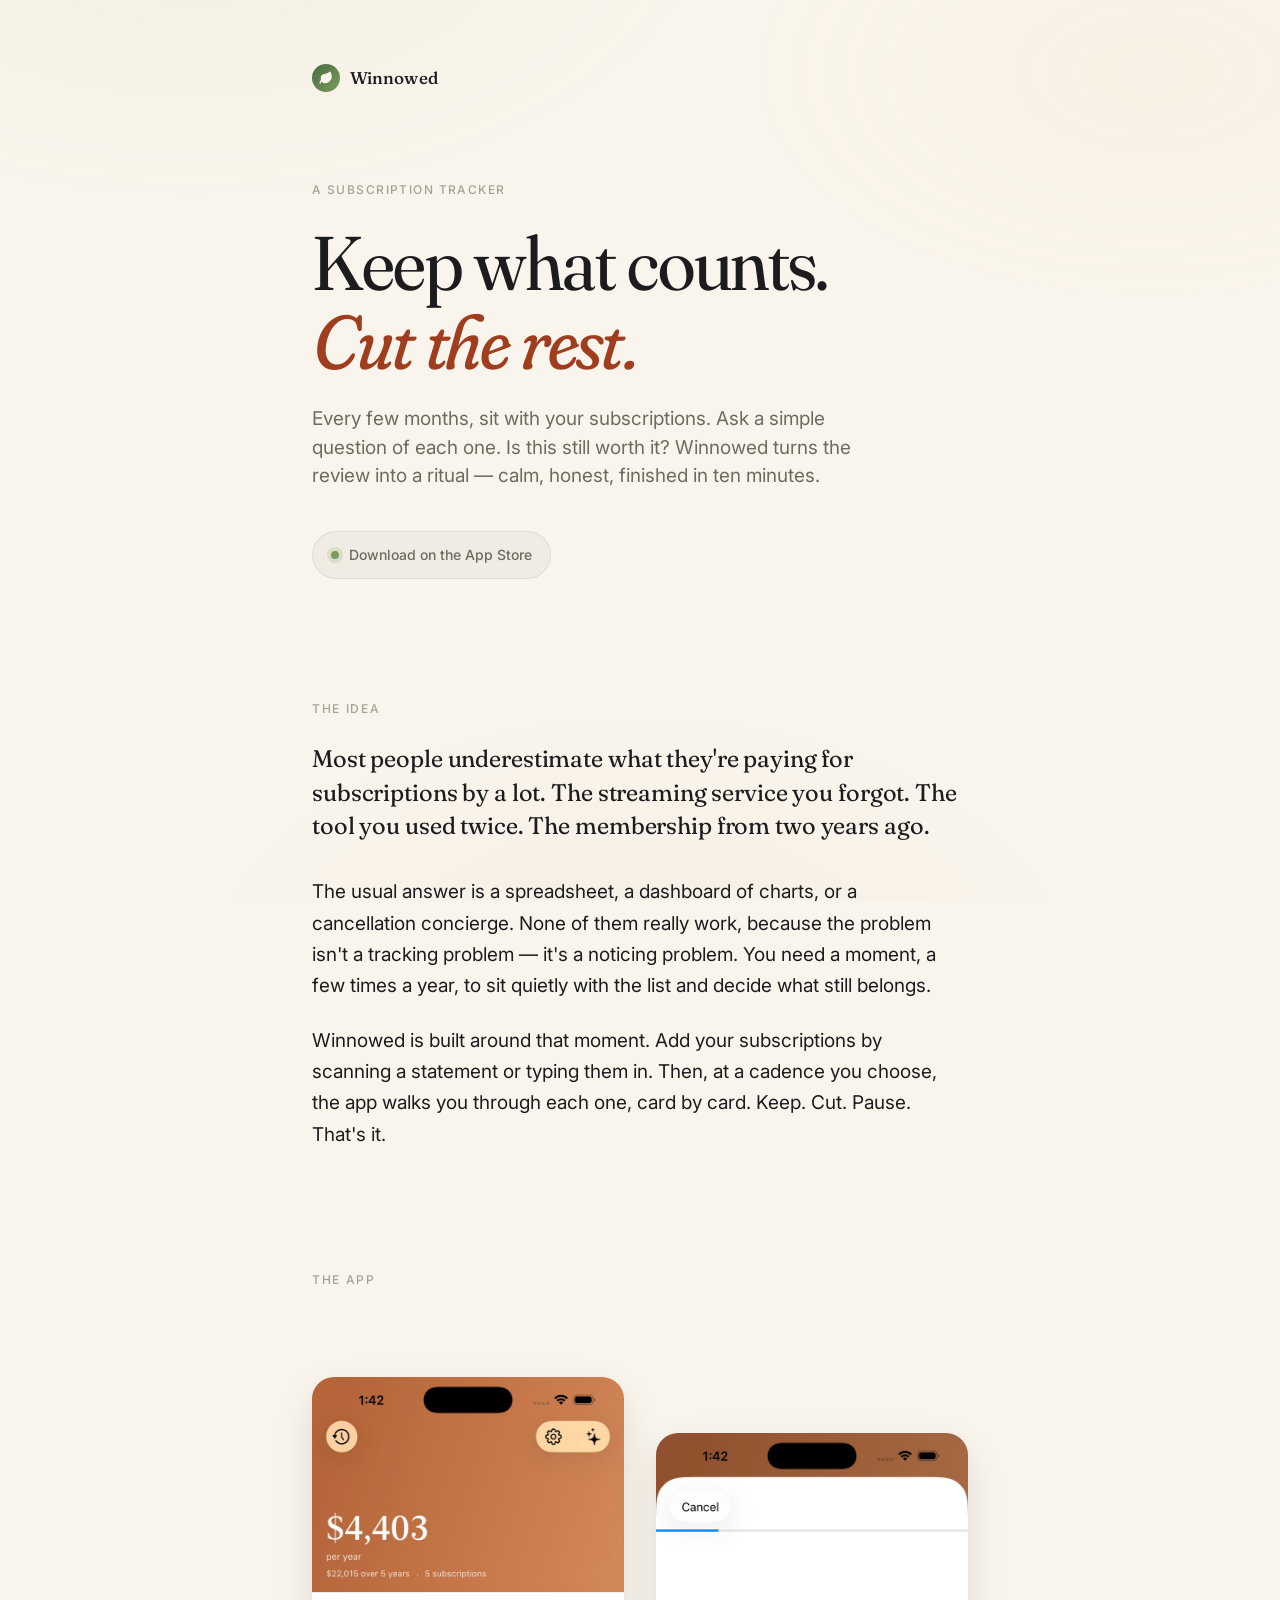
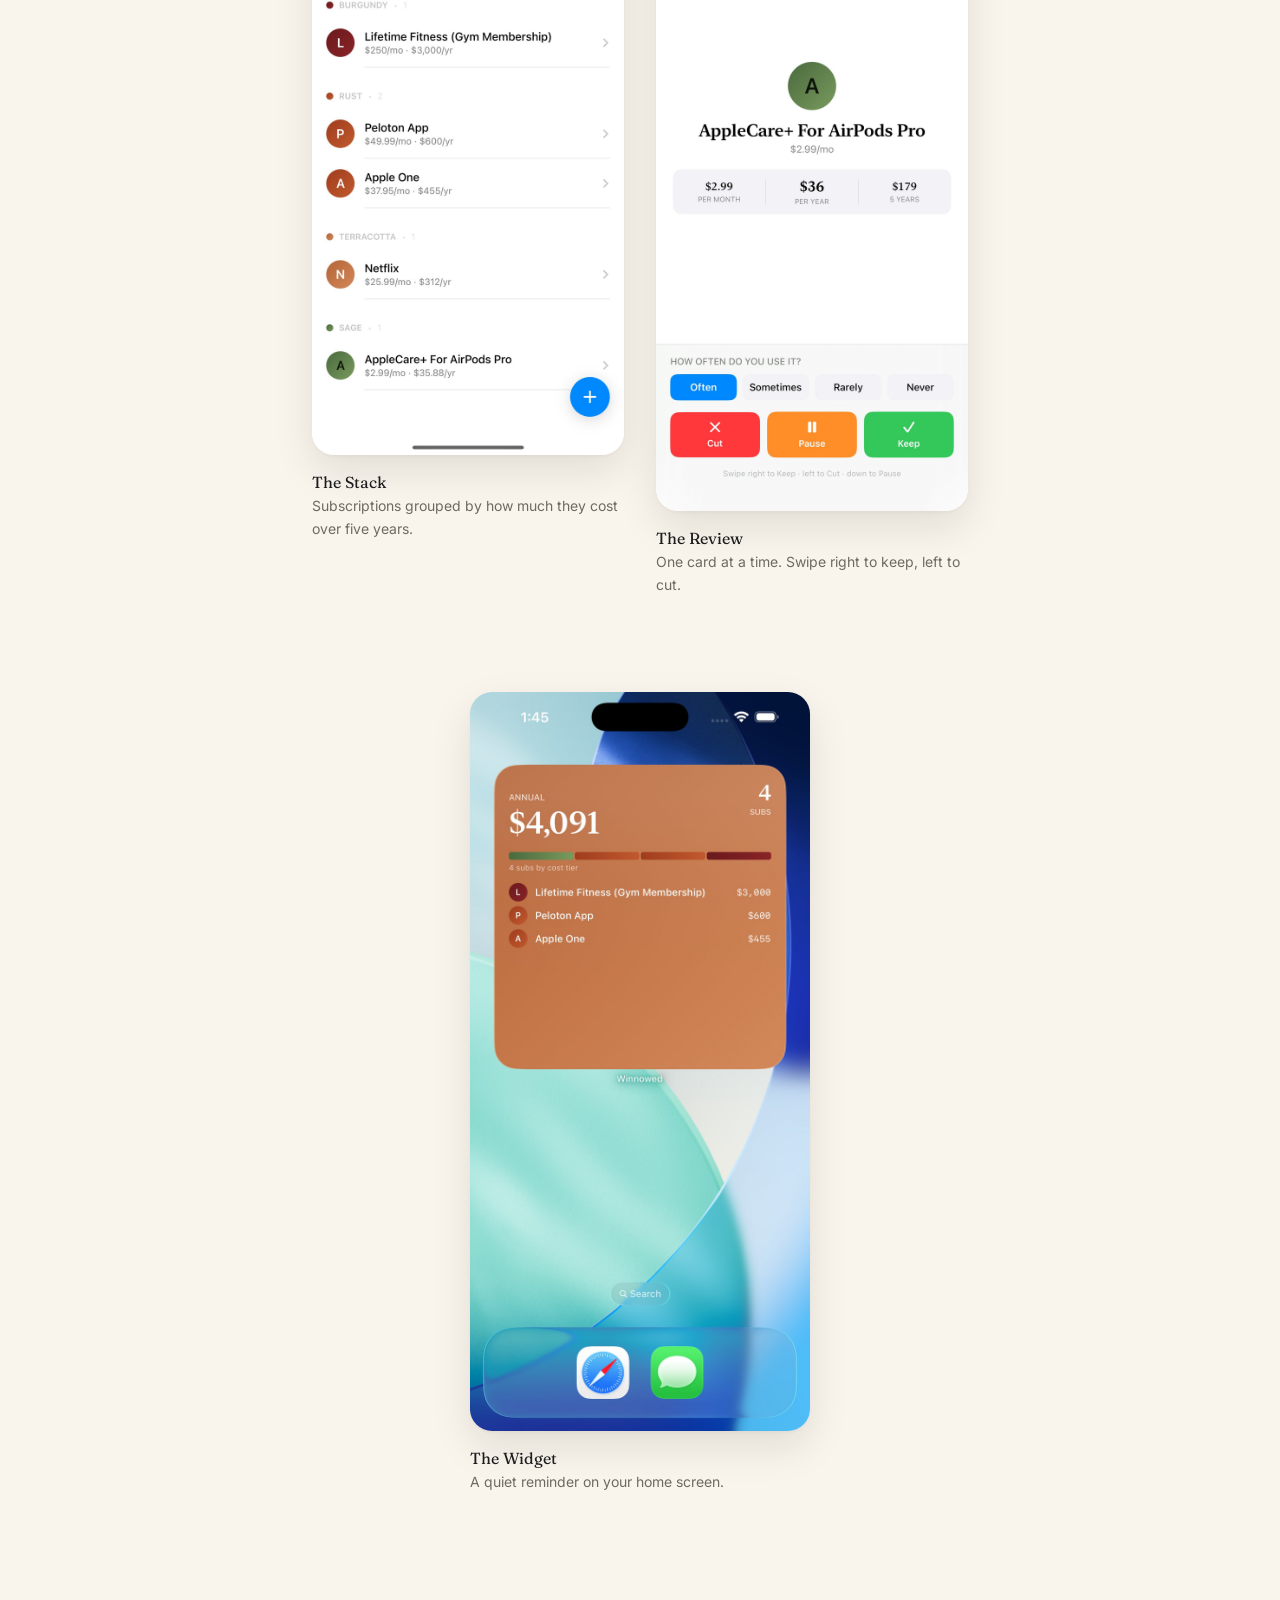
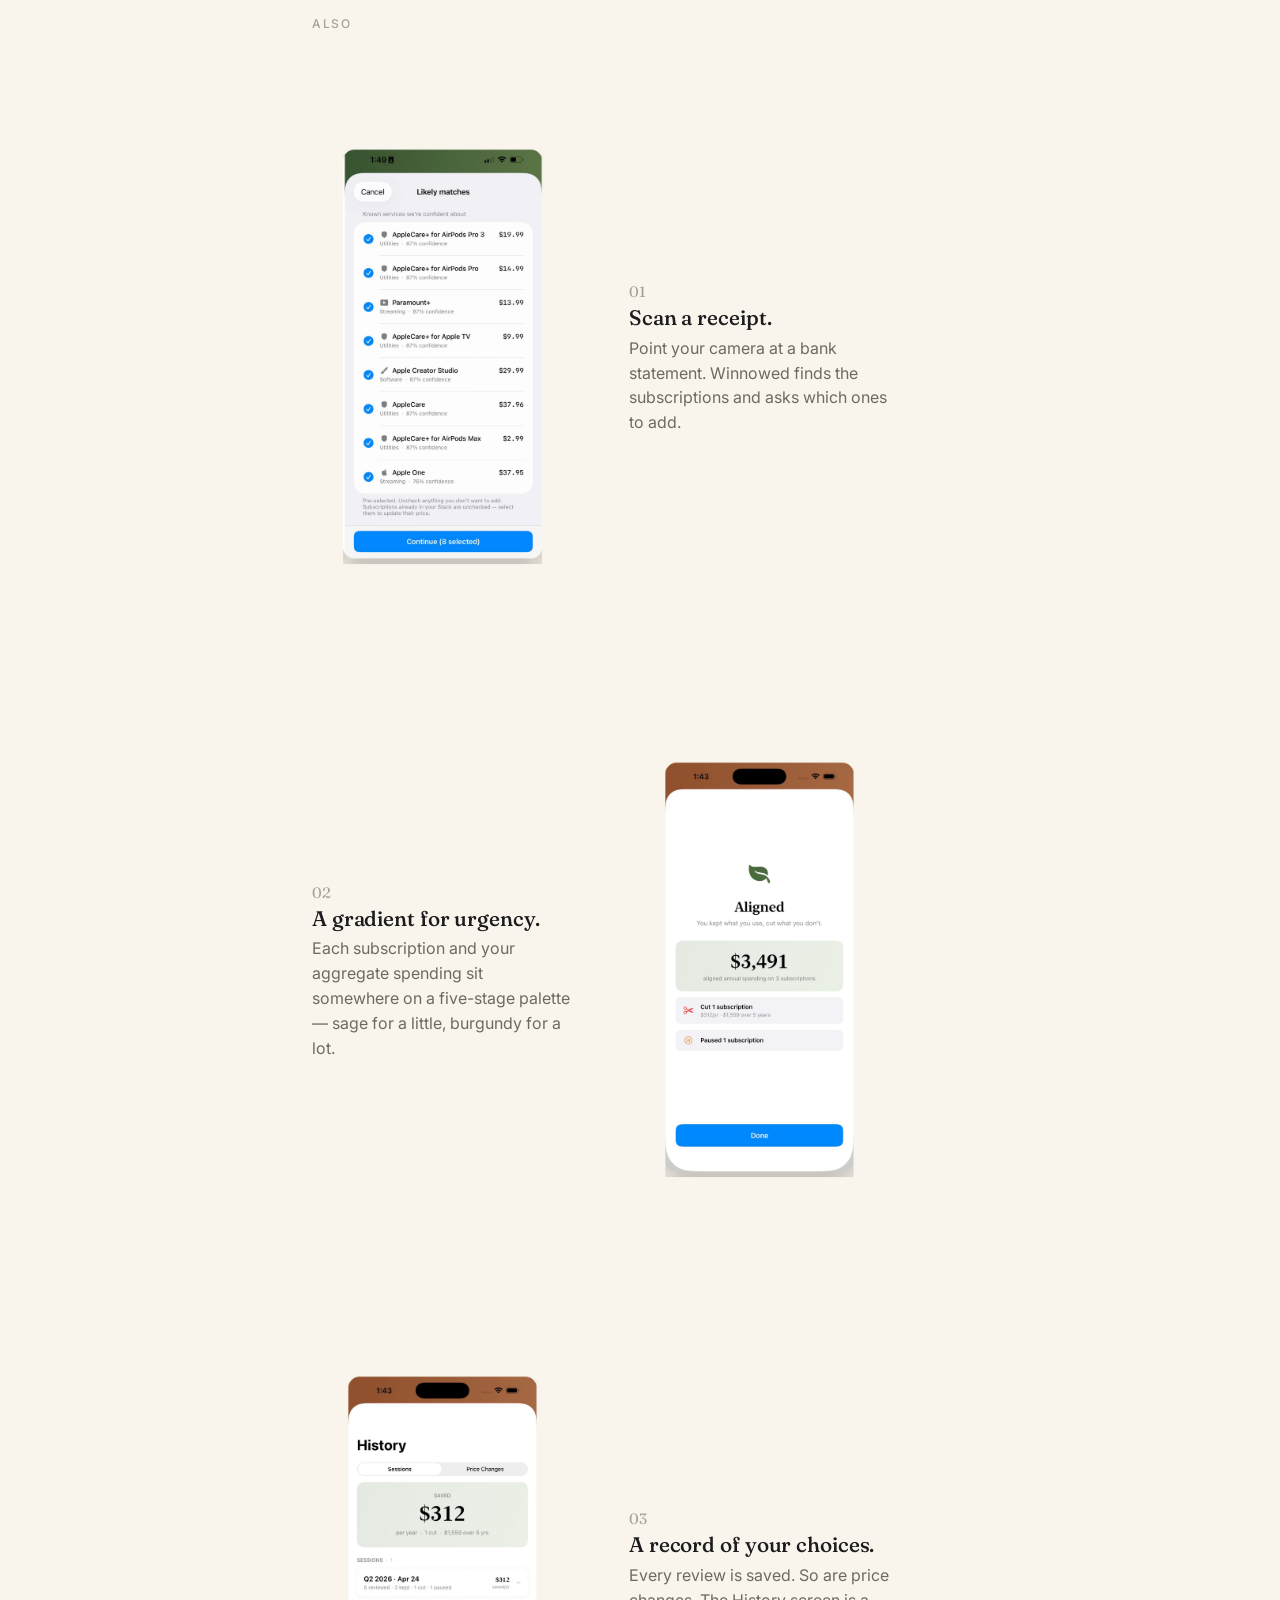
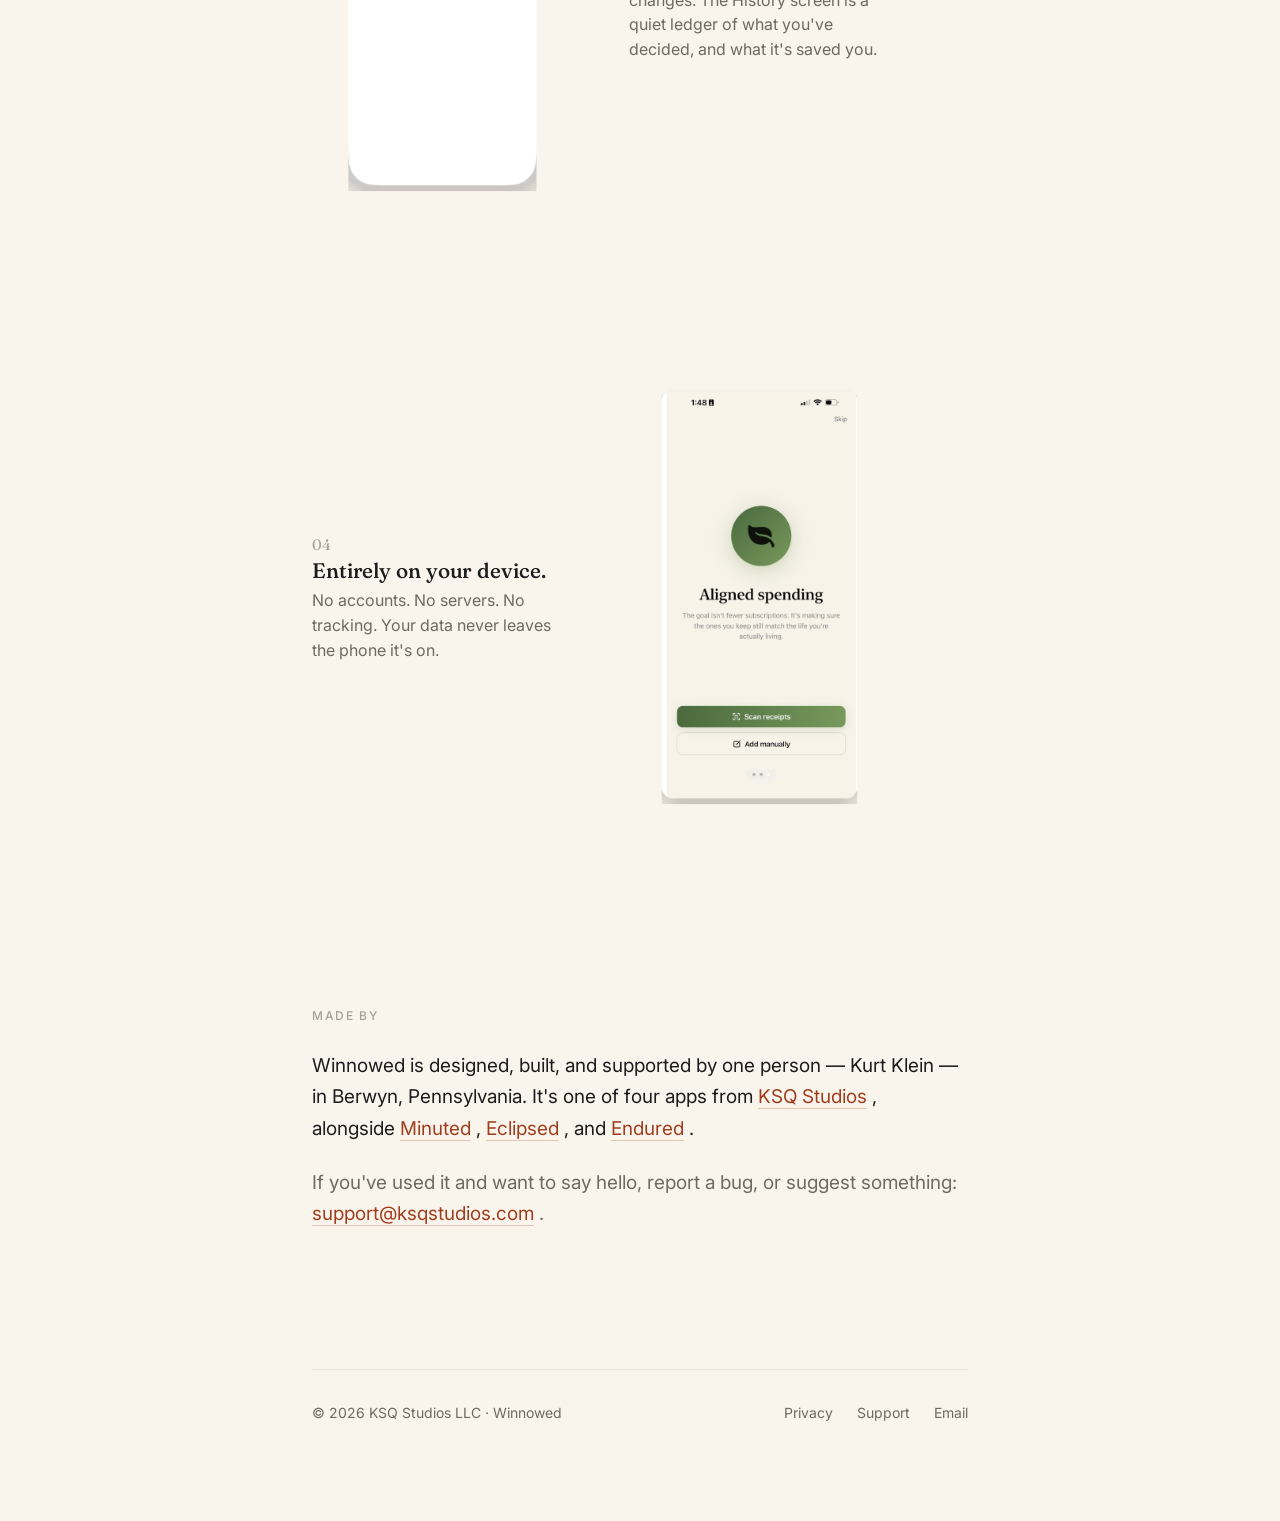
<file: index.html>
<!doctype html>
<html lang="en">
<head>
    <meta charset="utf-8">
    <meta name="viewport" content="width=device-width, initial-scale=1">
    <title>Winnowed — Keep what counts, cut the rest.</title>
    <meta name="description" content="A subscription tracker designed around a quarterly review ritual. Sit with each one. Keep what counts. Cut what doesn't.">

    <!-- Favicon -->
    <link rel="icon" href="data:image/svg+xml,<svg xmlns=%22http://www.w3.org/2000/svg%22 viewBox=%220 0 100 100%22><circle cx=%2250%22 cy=%2250%22 r=%2245%22 fill=%22%237A9B5E%22/><path d=%22M50 28c10 0 20 8 20 22s-10 22-20 22-20-8-20-22%22 fill=%22none%22 stroke=%22%23FAF5EC%22 stroke-width=%226%22/></svg>">
    <link rel="icon" type="image/png" href="/favicon.png">
    <link rel="apple-touch-icon" href="/apple-touch-icon.png">

    <!-- Open Graph -->
    <meta property="og:title" content="Winnowed — Keep what counts, cut the rest.">
    <meta property="og:description" content="A subscription tracker designed around a quarterly review ritual.">
    <meta property="og:url" content="https://winnowed.app">
    <meta property="og:type" content="website">
    <meta property="og:image" content="https://winnowed.app/og-image.png">
    <meta property="og:image:width" content="1200">
    <meta property="og:image:height" content="630">

    <!-- Twitter card -->
    <meta name="twitter:card" content="summary_large_image">
    <meta name="twitter:image" content="https://winnowed.app/og-image.png">

    <link rel="canonical" href="https://winnowed.app">

    <meta name="theme-color" content="#FAF5EC">

    <link rel="stylesheet" href="/styles.css">

    <!-- Structured data — SoftwareApplication schema for richer search results -->
    <script type="application/ld+json">
      {
        "@context": "https://schema.org",
        "@type": "SoftwareApplication",
        "name": "Winnowed",
        "description": "A subscription tracker designed around a quarterly review ritual. Keep what counts, cut the rest.",
        "applicationCategory": "FinanceApplication",
        "operatingSystem": "iOS 26",
        "url": "https://winnowed.app",
        "offers": {
          "@type": "Offer",
          "price": "4.99",
          "priceCurrency": "USD"
        },
        "author": {
          "@type": "Person",
          "name": "Kurt Klein"
        },
        "publisher": {
          "@type": "Organization",
          "name": "KSQ Studios LLC",
          "url": "https://ksqstudios.com"
        }
      }
      </script>

    <!-- Scroll fade-in + Also section side-by-side layout -->
    <style>
    /* Fade-in utility — any element with .fade-up slides up + fades in
           when it enters the viewport. One-shot: we unobserve after reveal. */
    .fade-up {
        opacity: 0;
        transform: translateY(24px);
        transition: opacity 0.9s ease-out, transform 0.9s ease-out;
        will-change: opacity, transform;
    }

    .fade-up.is-visible {
        opacity: 1;
        transform: translateY(0);
    }

    @media (prefers-reduced-motion: reduce) {
        .fade-up {
            opacity: 1;
            transform: none;
            transition: none;
        }
    }/* Also section — two-column screenshot + text, zig-zagged by .reverse. */

    .feature {
        display: grid;
        grid-template-columns: minmax(0, 1fr) minmax(0, 1fr);
        gap: 56px;
        align-items: center;
        margin: 64px 0;
    }

    .feature.reverse .feature-shot {
        order: 2;
    }

    .feature.reverse .feature-text {
        order: 1;
    }

    .feature-shot {
        display: flex;
        justify-content: center;
    }

    .feature-shot img {
        display: block;
        width: 100%;
        max-width: 300px;
        height: auto;
    }

    @media (max-width: 720px) {
        .feature, .feature.reverse {
            grid-template-columns: 1fr;
            gap: 24px;
            margin: 48px 0;
        }

        .feature.reverse .feature-shot {
            order: 0;
        }

        .feature.reverse .feature-text {
            order: 0;
        }

        .feature-shot img {
            max-width: 240px;
        }
    }
    </style>

    <!-- Plausible analytics (privacy-preserving) -->
    <script defer data-domain="winnowed.app" src="https://plausible.io/js/script.js"></script>
</head>
<body>
    <div class="wash" aria-hidden="true"></div>

    <main class="wrap">
        <a href="/" class="brand">
            <span class="brand-leaf">
                <svg viewBox="0 0 24 24" fill="currentColor" aria-hidden="true">
                    <path d="M11 20A7 7 0 0 1 9.8 6.1C15.5 5 17 4.48 19 2c1 2 2 4.18 2 8 0 5.5-4.78 10-10 10z M2 21c0-3 1.85-5.36 5.08-6"/>
                </svg>
            </span>
            <span class="brand-name">Winnowed</span>
        </a>

        <p class="hero-tag">A subscription tracker</p>

        <h1 class="hero">

                  Keep what counts.
            <br>
            <em>Cut the rest.</em>
        </h1>

        <p class="hero-sub">
              Every few months, sit with your subscriptions. Ask a simple question of each one.
              Is this still worth it? Winnowed turns the review into a ritual — calm, honest, finished in ten minutes.
            </p>

        <a href="https://apps.apple.com/us/app/winnowed-subscription-tracker/id6764893370" rel="noopener" class="store-note" style="text-decoration: none; transition: background 120ms ease;">
            <span class="store-note-dot"></span>
            Download on the App Store
        </a>

        <!-- The argument -->
        <section class="sec">
            <p class="sec-label fade-up">The idea</p>

            <div class="prose fade-up">
                <p class="lede">
                          Most people underestimate what they're paying for subscriptions by a lot. The streaming service you forgot. The tool you used twice. The membership from two years ago.
                        </p>
                <p>
                          The usual answer is a spreadsheet, a dashboard of charts, or a cancellation concierge. None of them really work, because the problem isn't a tracking problem — it's a noticing problem. You need a moment, a few times a year, to sit quietly with the list and decide what still belongs.
                        </p>
                <p>
                          Winnowed is built around that moment. Add your subscriptions by scanning a statement or typing them in. Then, at a cadence you choose, the app walks you through each one, card by card. Keep. Cut. Pause. That's it.
                        </p>
            </div>
        </section>

        <!-- Screenshots -->
        <section class="sec">
            <p class="sec-label fade-up">The app</p>

            <div class="shots">
                <figure class="shot fade-up">
                    <img src="/images/stack.png" alt="The Stack screen, showing $4,403 annual and subscriptions grouped by cost tier." loading="lazy">
                    <figcaption>
                        <div class="shot-caption">The Stack</div>
                        <div class="shot-caption-sub">Subscriptions grouped by how much they cost over five years.</div>
                    </figcaption>
                </figure>

                <figure class="shot fade-up">
                    <img src="/images/review.png" alt="The Review screen, showing one subscription at a time with Keep, Pause, and Cut options." loading="lazy">
                    <figcaption>
                        <div class="shot-caption">The Review</div>
                        <div class="shot-caption-sub">One card at a time. Swipe right to keep, left to cut.</div>
                    </figcaption>
                </figure>

                <figure class="shot fade-up">
                    <img src="/images/widget.png" alt="A home screen widget showing annual spending and top subscriptions." loading="lazy">
                    <figcaption>
                        <div class="shot-caption">The Widget</div>
                        <div class="shot-caption-sub">A quiet reminder on your home screen.</div>
                    </figcaption>
                </figure>
            </div>
        </section>

        <!-- Features, numbered and quiet -->
        <section class="sec">
            <p class="sec-label fade-up">Also</p>

            <div class="features">
                <div class="feature fade-up">
                    <div class="feature-shot">
                        <img src="/images/also-01-scan.png" alt="The scan-a-receipt screen, showing Likely matches with checkboxes next to each detected subscription." loading="lazy">
                    </div>
                    <div class="feature-text">
                        <div class="feature-num">01</div>
                        <div class="feature-title">Scan a receipt.</div>
                        <div class="feature-body">Point your camera at a bank statement. Winnowed finds the subscriptions and asks which ones to add.</div>
                    </div>
                </div>

                <div class="feature reverse fade-up">
                    <div class="feature-shot">
                        <img src="/images/also-02-gradient.png" alt="The Aligned summary screen, with a sage-green card showing $3,491 of aligned annual spending and color-coded rows for cut and paused subscriptions." loading="lazy">
                    </div>
                    <div class="feature-text">
                        <div class="feature-num">02</div>
                        <div class="feature-title">A gradient for urgency.</div>
                        <div class="feature-body">Each subscription and your aggregate spending sit somewhere on a five-stage palette — sage for a little, burgundy for a lot.</div>
                    </div>
                </div>

                <div class="feature fade-up">
                    <div class="feature-shot">
                        <img src="/images/also-03-history.png" alt="The History screen showing $312 saved per year with Q2 2026 session details." loading="lazy">
                    </div>
                    <div class="feature-text">
                        <div class="feature-num">03</div>
                        <div class="feature-title">A record of your choices.</div>
                        <div class="feature-body">Every review is saved. So are price changes. The History screen is a quiet ledger of what you've decided, and what it's saved you.</div>
                    </div>
                </div>

                <div class="feature reverse fade-up">
                    <div class="feature-shot">
                        <img src="/images/also-04-device.png" alt="The Winnowed onboarding Aligned Spending screen with a sage leaf icon." loading="lazy">
                    </div>
                    <div class="feature-text">
                        <div class="feature-num">04</div>
                        <div class="feature-title">Entirely on your device.</div>
                        <div class="feature-body">No accounts. No servers. No tracking. Your data never leaves the phone it's on.</div>
                    </div>
                </div>
            </div>
        </section>

        <!-- Attribution -->
        <section class="sec">
            <p class="sec-label fade-up">Made by</p>

            <div class="prose fade-up">
                <p>

                              Winnowed is designed, built, and supported by one person — Kurt Klein — in Berwyn, Pennsylvania. It's one of four apps from 
                    <a href="https://ksqstudios.com" style="color: var(--rust); text-decoration: none; border-bottom: 1px solid rgba(160, 61, 30, 0.25);">KSQ Studios</a>
                    , alongside 
                    <a href="https://minuted.org" style="color: var(--rust); text-decoration: none; border-bottom: 1px solid rgba(160, 61, 30, 0.25);">Minuted</a>
                    , 
                    <a href="https://eclipsedsleep.com" style="color: var(--rust); text-decoration: none; border-bottom: 1px solid rgba(160, 61, 30, 0.25);">Eclipsed</a>
                    , and 
                    <a href="https://endured.app" style="color: var(--rust); text-decoration: none; border-bottom: 1px solid rgba(160, 61, 30, 0.25);">Endured</a>
                    .
                            
                </p>
                <p class="quiet" style="color: var(--text-muted);">

                              If you've used it and want to say hello, report a bug, or suggest something: 
                    <a href="mailto:support@ksqstudios.com" style="color: var(--rust); text-decoration: none; border-bottom: 1px solid rgba(160, 61, 30, 0.25);">support@ksqstudios.com</a>
                    .
                            
                </p>
            </div>
        </section>

        <footer class="footer fade-up">
            <div>© 2026 KSQ Studios LLC · Winnowed</div>
            <div class="footer-links">
                <a href="/privacy">Privacy</a>
                <a href="/support">Support</a>
                <a href="mailto:support@ksqstudios.com">Email</a>
            </div>
        </footer>
    </main>

    <!-- Scroll-triggered fade-in -->
    <script>
    (function() {
        var items = document.querySelectorAll('.fade-up');
        if (!('IntersectionObserver' in window) || items.length === 0) {
            for (var i = 0; i < items.length; i++)
                items[i].classList.add('is-visible');
            return;
        }
        var observer = new IntersectionObserver(function(entries) {
            entries.forEach(function(entry) {
                if (entry.isIntersecting) {
                    entry.target.classList.add('is-visible');
                    observer.unobserve(entry.target);
                }
            });
        }, {
            threshold: 0.15,
            rootMargin: '0px 0px -8% 0px'
        });
        items.forEach(function(el) {
            observer.observe(el);
        });
    })();
    </script>
</body>
</html>
</file>
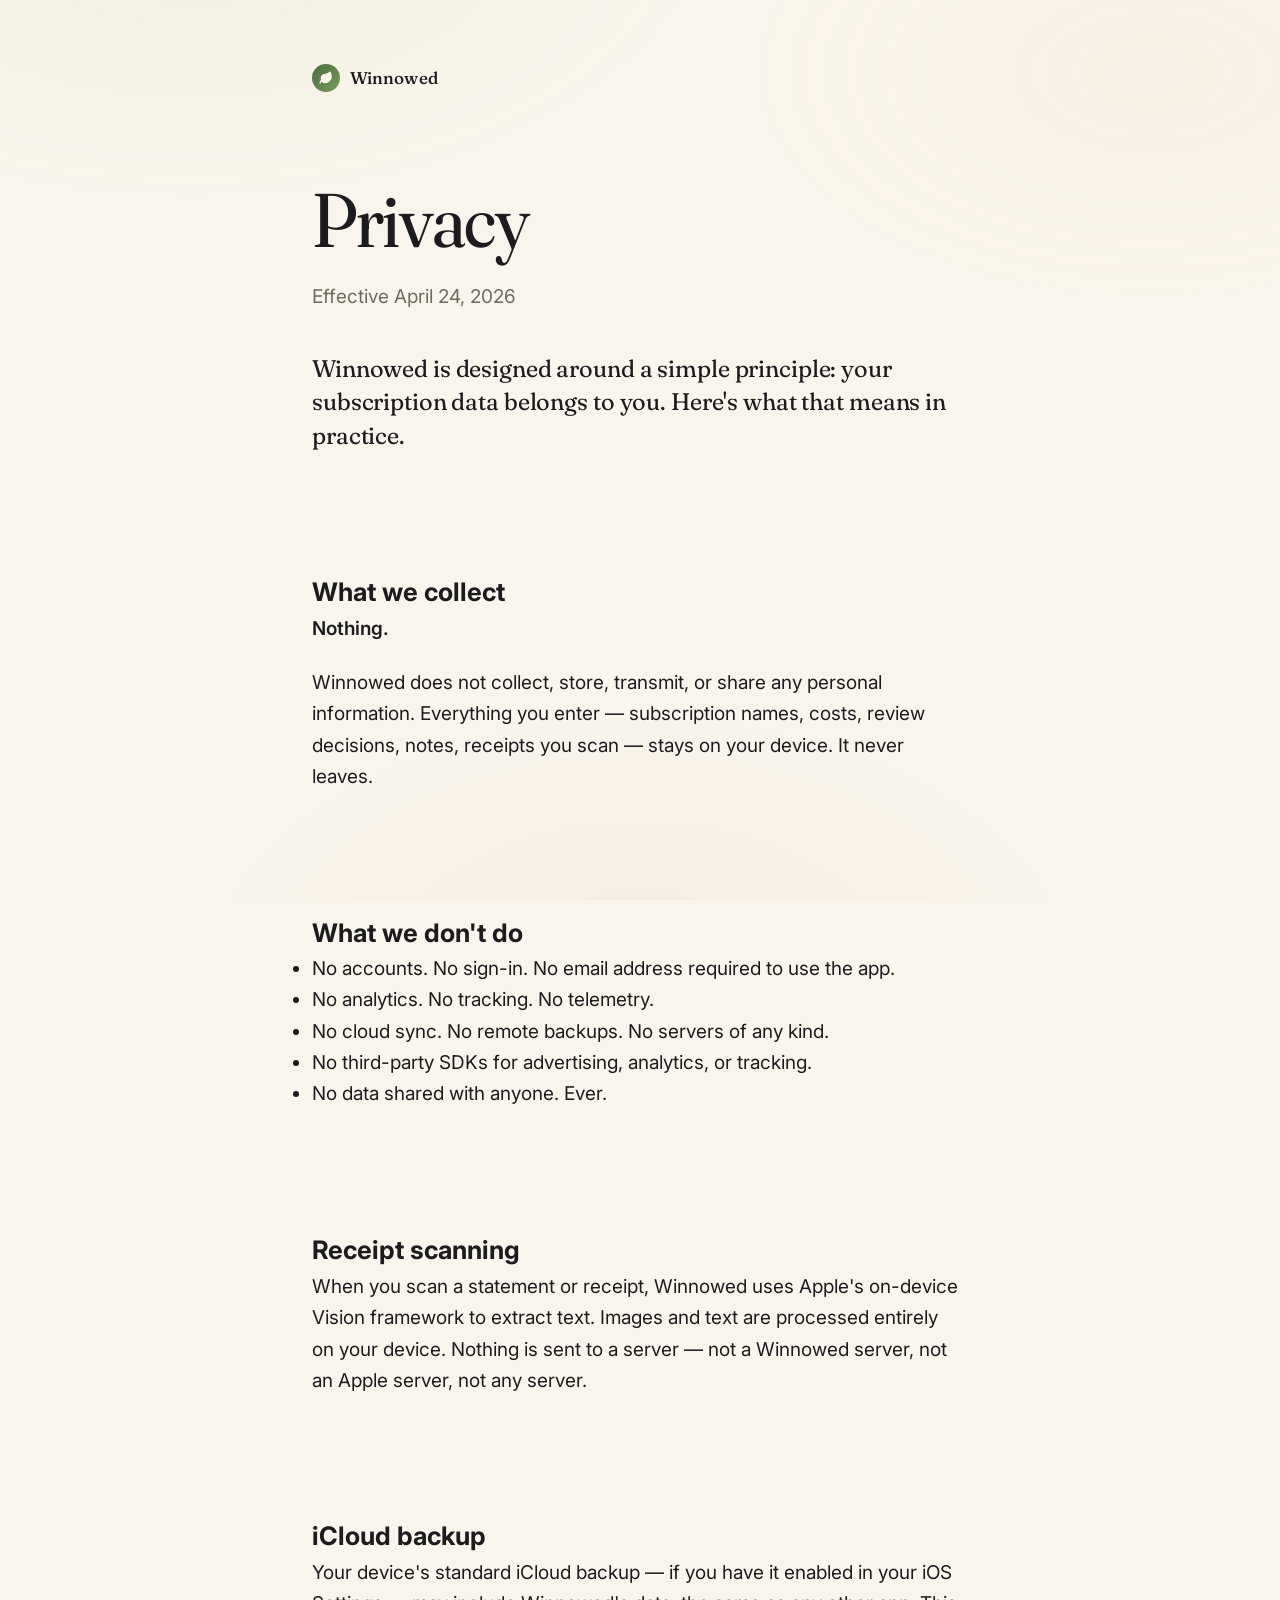
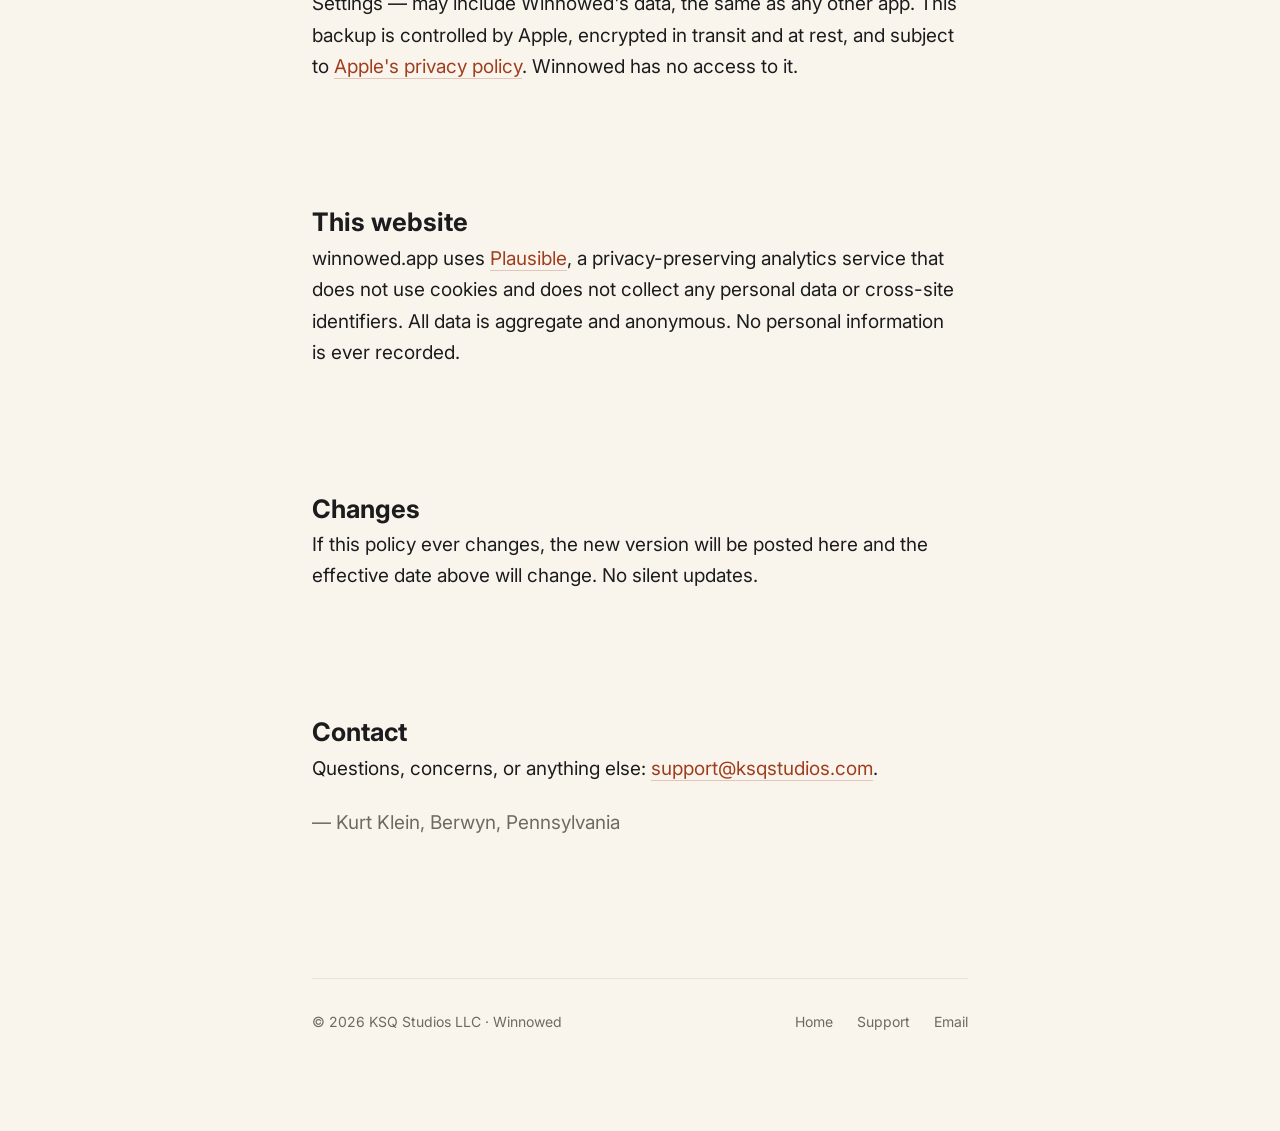
<file: privacy/index.html>
<!doctype html>
<html lang="en">
<head>
  <meta charset="utf-8">
  <meta name="viewport" content="width=device-width, initial-scale=1">
  <title>Privacy — Winnowed</title>
  <meta name="description" content="Winnowed is designed to keep your data on your device. Here's exactly what that means.">

  <!-- Favicon -->
  <link rel="icon" href="data:image/svg+xml,<svg xmlns=%22http://www.w3.org/2000/svg%22 viewBox=%220 0 100 100%22><circle cx=%2250%22 cy=%2250%22 r=%2245%22 fill=%22%237A9B5E%22/><path d=%22M50 28c10 0 20 8 20 22s-10 22-20 22-20-8-20-22%22 fill=%22none%22 stroke=%22%23FAF5EC%22 stroke-width=%226%22/></svg>">
  <link rel="icon" type="image/png" href="/favicon.png">
  <link rel="apple-touch-icon" href="/apple-touch-icon.png">

  <!-- Open Graph -->
  <meta property="og:title" content="Privacy — Winnowed">
  <meta property="og:description" content="Winnowed is designed to keep your data on your device. Here's exactly what that means.">
  <meta property="og:url" content="https://winnowed.app/privacy">
  <meta property="og:type" content="website">
  <meta property="og:image" content="https://winnowed.app/og-image.png">
  <meta property="og:image:width" content="1200">
  <meta property="og:image:height" content="630">

  <!-- Twitter card -->
  <meta name="twitter:card" content="summary_large_image">
  <meta name="twitter:image" content="https://winnowed.app/og-image.png">

  <link rel="canonical" href="https://winnowed.app/privacy">

  <meta name="theme-color" content="#FAF5EC">

  <link rel="stylesheet" href="/styles.css">

  <!-- Scroll fade-in utility -->
  <style>
    .fade-up {
      opacity: 0;
      transform: translateY(24px);
      transition: opacity 0.9s ease-out, transform 0.9s ease-out;
      will-change: opacity, transform;
    }
    .fade-up.is-visible {
      opacity: 1;
      transform: translateY(0);
    }
    @media (prefers-reduced-motion: reduce) {
      .fade-up {
        opacity: 1;
        transform: none;
        transition: none;
      }
    }
  </style>

  <!-- Plausible analytics (privacy-preserving) -->
  <script defer data-domain="winnowed.app" src="https://plausible.io/js/script.js"></script>
</head>
<body>
  <div class="wash" aria-hidden="true"></div>

  <main class="wrap">
    <a href="/" class="brand">
      <span class="brand-leaf">
        <svg viewBox="0 0 24 24" fill="currentColor" aria-hidden="true">
          <path d="M11 20A7 7 0 0 1 9.8 6.1C15.5 5 17 4.48 19 2c1 2 2 4.18 2 8 0 5.5-4.78 10-10 10z M2 21c0-3 1.85-5.36 5.08-6"/>
        </svg>
      </span>
      <span class="brand-name">Winnowed</span>
    </a>

    <h1 class="hero">Privacy</h1>

    <p class="hero-sub">Effective April 24, 2026</p>

    <div class="prose">
      <p class="lede">
        Winnowed is designed around a simple principle: your subscription data belongs to you. Here's what that means in practice.
      </p>
    </div>

    <section class="sec">
      <h2 class="fade-up">What we collect</h2>
      <div class="prose fade-up">
        <p><strong>Nothing.</strong></p>
        <p>
          Winnowed does not collect, store, transmit, or share any personal information. Everything you enter — subscription names, costs, review decisions, notes, receipts you scan — stays on your device. It never leaves.
        </p>
      </div>
    </section>

    <section class="sec">
      <h2 class="fade-up">What we don't do</h2>
      <div class="prose fade-up">
        <ul>
          <li>No accounts. No sign-in. No email address required to use the app.</li>
          <li>No analytics. No tracking. No telemetry.</li>
          <li>No cloud sync. No remote backups. No servers of any kind.</li>
          <li>No third-party SDKs for advertising, analytics, or tracking.</li>
          <li>No data shared with anyone. Ever.</li>
        </ul>
      </div>
    </section>

    <section class="sec">
      <h2 class="fade-up">Receipt scanning</h2>
      <div class="prose fade-up">
        <p>
          When you scan a statement or receipt, Winnowed uses Apple's on-device Vision framework to extract text. Images and text are processed entirely on your device. Nothing is sent to a server — not a Winnowed server, not an Apple server, not any server.
        </p>
      </div>
    </section>

    <section class="sec">
      <h2 class="fade-up">iCloud backup</h2>
      <div class="prose fade-up">
        <p>
          Your device's standard iCloud backup — if you have it enabled in your iOS Settings — may include Winnowed's data, the same as any other app. This backup is controlled by Apple, encrypted in transit and at rest, and subject to <a href="https://www.apple.com/legal/privacy/en-ww/" style="color: var(--rust); text-decoration: none; border-bottom: 1px solid rgba(160, 61, 30, 0.25);">Apple's privacy policy</a>. Winnowed has no access to it.
        </p>
      </div>
    </section>

    <section class="sec">
      <h2 class="fade-up">This website</h2>
      <div class="prose fade-up">
        <p>
          winnowed.app uses <a href="https://plausible.io/privacy-focused-web-analytics" style="color: var(--rust); text-decoration: none; border-bottom: 1px solid rgba(160, 61, 30, 0.25);">Plausible</a>, a privacy-preserving analytics service that does not use cookies and does not collect any personal data or cross-site identifiers. All data is aggregate and anonymous. No personal information is ever recorded.
        </p>
      </div>
    </section>

    <section class="sec">
      <h2 class="fade-up">Changes</h2>
      <div class="prose fade-up">
        <p>
          If this policy ever changes, the new version will be posted here and the effective date above will change. No silent updates.
        </p>
      </div>
    </section>

    <section class="sec">
      <h2 class="fade-up">Contact</h2>
      <div class="prose fade-up">
        <p>
          Questions, concerns, or anything else: <a href="mailto:support@ksqstudios.com" style="color: var(--rust); text-decoration: none; border-bottom: 1px solid rgba(160, 61, 30, 0.25);">support@ksqstudios.com</a>.
        </p>
        <p class="quiet" style="color: var(--text-muted);">
          — Kurt Klein, Berwyn, Pennsylvania
        </p>
      </div>
    </section>

    <footer class="footer fade-up">
      <div>© 2026 KSQ Studios LLC · Winnowed</div>
      <div class="footer-links">
        <a href="/">Home</a>
        <a href="/support">Support</a>
        <a href="mailto:support@ksqstudios.com">Email</a>
      </div>
    </footer>
  </main>

  <!-- Scroll-triggered fade-in -->
  <script>
    (function () {
      var items = document.querySelectorAll('.fade-up');
      if (!('IntersectionObserver' in window) || items.length === 0) {
        for (var i = 0; i < items.length; i++) items[i].classList.add('is-visible');
        return;
      }
      var observer = new IntersectionObserver(function (entries) {
        entries.forEach(function (entry) {
          if (entry.isIntersecting) {
            entry.target.classList.add('is-visible');
            observer.unobserve(entry.target);
          }
        });
      }, {
        threshold: 0.15,
        rootMargin: '0px 0px -8% 0px'
      });
      items.forEach(function (el) { observer.observe(el); });
    })();
  </script>
</body>
</html>
</file>
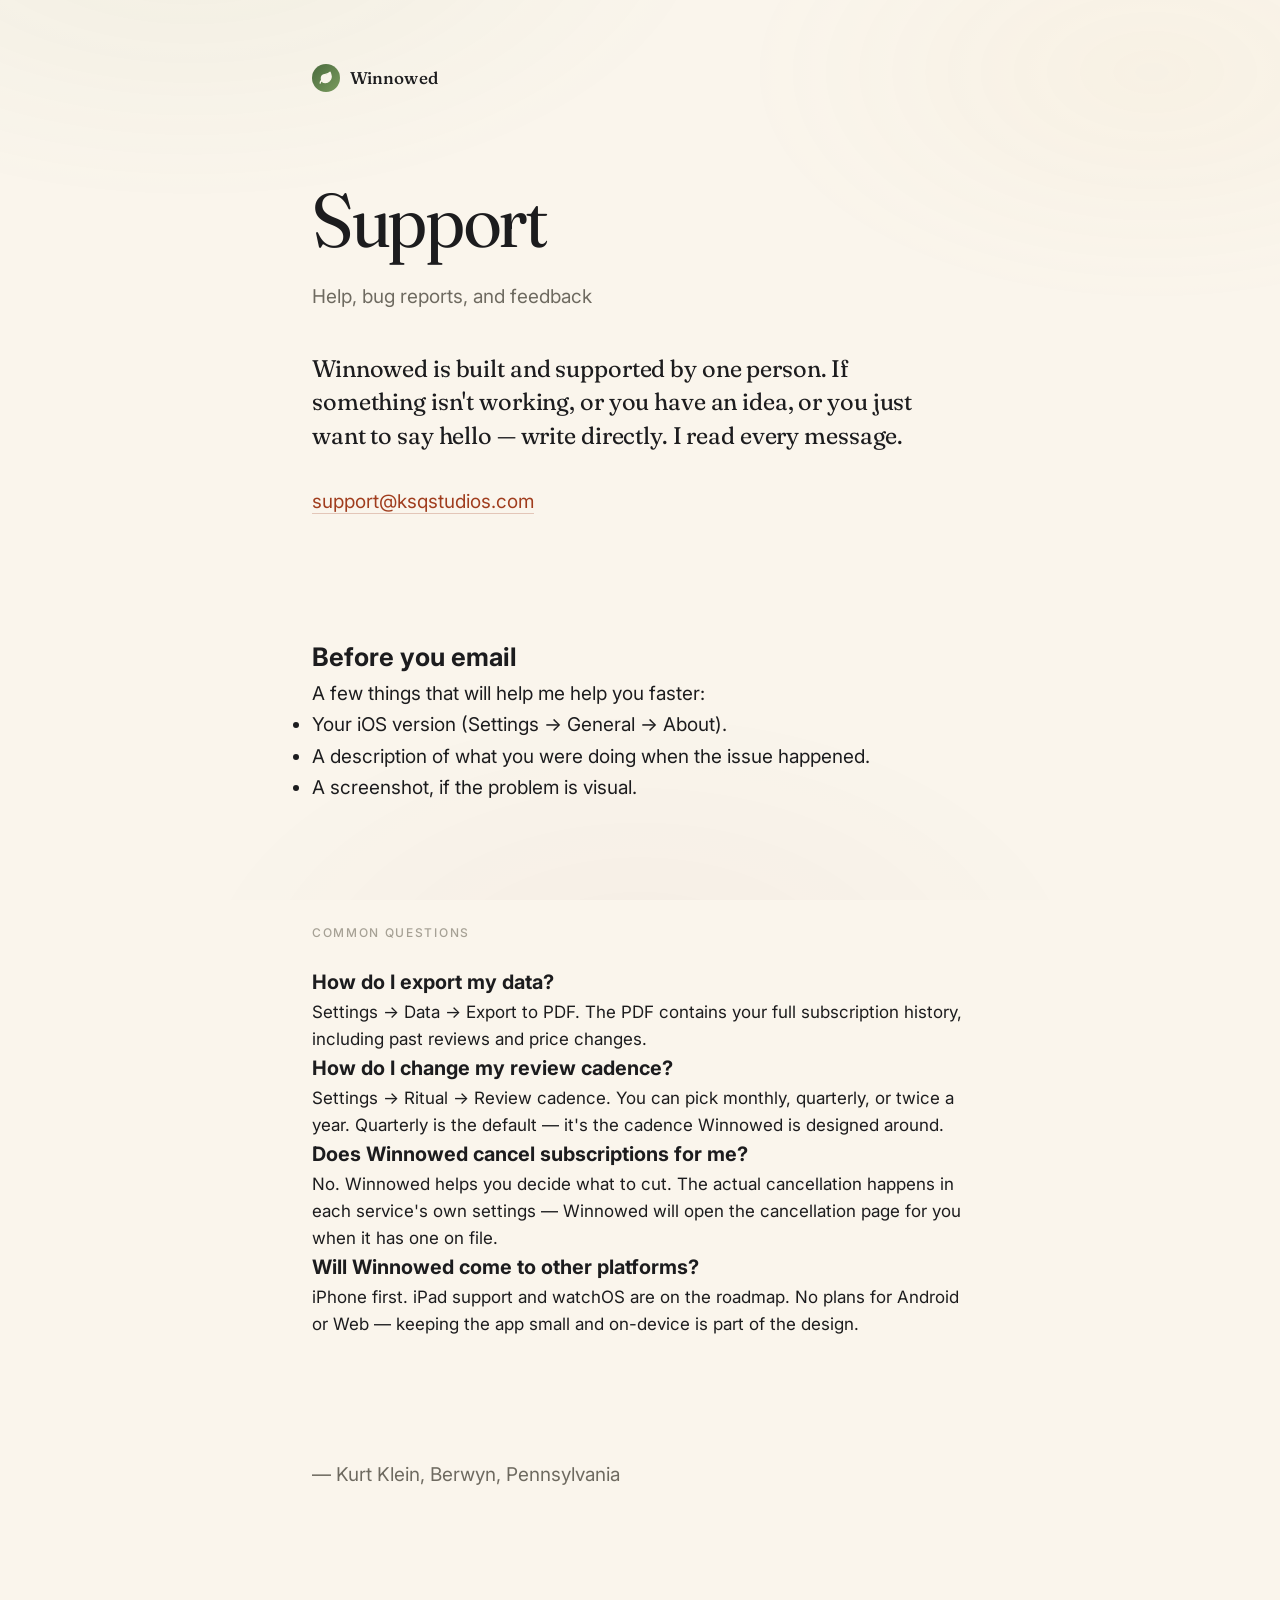
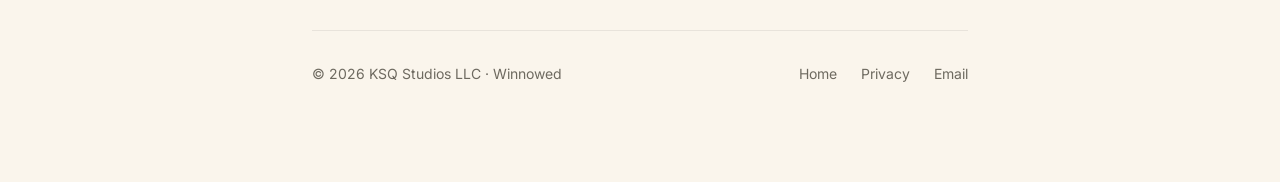
<file: support/index.html>
<!doctype html>
<html lang="en">
<head>
  <meta charset="utf-8">
  <meta name="viewport" content="width=device-width, initial-scale=1">
  <title>Support — Winnowed</title>
  <meta name="description" content="Help, bug reports, and feedback for Winnowed. Written by the person who built it.">

  <!-- Favicon -->
  <link rel="icon" href="data:image/svg+xml,<svg xmlns=%22http://www.w3.org/2000/svg%22 viewBox=%220 0 100 100%22><circle cx=%2250%22 cy=%2250%22 r=%2245%22 fill=%22%237A9B5E%22/><path d=%22M50 28c10 0 20 8 20 22s-10 22-20 22-20-8-20-22%22 fill=%22none%22 stroke=%22%23FAF5EC%22 stroke-width=%226%22/></svg>">
  <link rel="icon" type="image/png" href="/favicon.png">
  <link rel="apple-touch-icon" href="/apple-touch-icon.png">

  <!-- Open Graph -->
  <meta property="og:title" content="Support — Winnowed">
  <meta property="og:description" content="Help, bug reports, and feedback for Winnowed. Written by the person who built it.">
  <meta property="og:url" content="https://winnowed.app/support">
  <meta property="og:type" content="website">
  <meta property="og:image" content="https://winnowed.app/og-image.png">
  <meta property="og:image:width" content="1200">
  <meta property="og:image:height" content="630">

  <!-- Twitter card -->
  <meta name="twitter:card" content="summary_large_image">
  <meta name="twitter:image" content="https://winnowed.app/og-image.png">

  <link rel="canonical" href="https://winnowed.app/support">

  <meta name="theme-color" content="#FAF5EC">

  <link rel="stylesheet" href="/styles.css">

  <!-- Scroll fade-in utility -->
  <style>
    .fade-up {
      opacity: 0;
      transform: translateY(24px);
      transition: opacity 0.9s ease-out, transform 0.9s ease-out;
      will-change: opacity, transform;
    }
    .fade-up.is-visible {
      opacity: 1;
      transform: translateY(0);
    }
    @media (prefers-reduced-motion: reduce) {
      .fade-up {
        opacity: 1;
        transform: none;
        transition: none;
      }
    }
  </style>

  <!-- Plausible analytics (privacy-preserving) -->
  <script defer data-domain="winnowed.app" src="https://plausible.io/js/script.js"></script>
</head>
<body>
  <div class="wash" aria-hidden="true"></div>

  <main class="wrap">
    <a href="/" class="brand">
      <span class="brand-leaf">
        <svg viewBox="0 0 24 24" fill="currentColor" aria-hidden="true">
          <path d="M11 20A7 7 0 0 1 9.8 6.1C15.5 5 17 4.48 19 2c1 2 2 4.18 2 8 0 5.5-4.78 10-10 10z M2 21c0-3 1.85-5.36 5.08-6"/>
        </svg>
      </span>
      <span class="brand-name">Winnowed</span>
    </a>

    <h1 class="hero">Support</h1>

    <p class="hero-sub">Help, bug reports, and feedback</p>

    <div class="prose">
      <p class="lede">
        Winnowed is built and supported by one person. If something isn't working, or you have an idea, or you just want to say hello — write directly. I read every message.
      </p>
      <p>
        <a href="mailto:support@ksqstudios.com" style="color: var(--rust); text-decoration: none; border-bottom: 1px solid rgba(160, 61, 30, 0.25);">support@ksqstudios.com</a>
      </p>
    </div>

    <section class="sec">
      <h2 class="fade-up">Before you email</h2>
      <div class="prose fade-up">
        <p>A few things that will help me help you faster:</p>
        <ul>
          <li>Your iOS version (Settings → General → About).</li>
          <li>A description of what you were doing when the issue happened.</li>
          <li>A screenshot, if the problem is visual.</li>
        </ul>
      </div>
    </section>

    <section class="sec">
      <p class="sec-label fade-up">Common questions</p>

      <div class="faq fade-up">
        <h3>How do I export my data?</h3>
        <p>Settings → Data → Export to PDF. The PDF contains your full subscription history, including past reviews and price changes.</p>
      </div>

      <div class="faq fade-up">
        <h3>How do I change my review cadence?</h3>
        <p>Settings → Ritual → Review cadence. You can pick monthly, quarterly, or twice a year. Quarterly is the default — it's the cadence Winnowed is designed around.</p>
      </div>

      <div class="faq fade-up">
        <h3>Does Winnowed cancel subscriptions for me?</h3>
        <p>No. Winnowed helps you decide what to cut. The actual cancellation happens in each service's own settings — Winnowed will open the cancellation page for you when it has one on file.</p>
      </div>

      <div class="faq fade-up">
        <h3>Will Winnowed come to other platforms?</h3>
        <p>iPhone first. iPad support and watchOS are on the roadmap. No plans for Android or Web — keeping the app small and on-device is part of the design.</p>
      </div>
    </section>

    <section class="sec">
      <div class="prose fade-up">
        <p class="quiet" style="color: var(--text-muted);">
          — Kurt Klein, Berwyn, Pennsylvania
        </p>
      </div>
    </section>

    <footer class="footer fade-up">
      <div>© 2026 KSQ Studios LLC · Winnowed</div>
      <div class="footer-links">
        <a href="/">Home</a>
        <a href="/privacy">Privacy</a>
        <a href="mailto:support@ksqstudios.com">Email</a>
      </div>
    </footer>
  </main>

  <!-- Scroll-triggered fade-in -->
  <script>
    (function () {
      var items = document.querySelectorAll('.fade-up');
      if (!('IntersectionObserver' in window) || items.length === 0) {
        for (var i = 0; i < items.length; i++) items[i].classList.add('is-visible');
        return;
      }
      var observer = new IntersectionObserver(function (entries) {
        entries.forEach(function (entry) {
          if (entry.isIntersecting) {
            entry.target.classList.add('is-visible');
            observer.unobserve(entry.target);
          }
        });
      }, {
        threshold: 0.15,
        rootMargin: '0px 0px -8% 0px'
      });
      items.forEach(function (el) { observer.observe(el); });
    })();
  </script>
</body>
</html>
</file>
<file: styles.css>
/* ==========================================================================
   Winnowed marketing site
   ========================================================================== */

@import url('https://fonts.googleapis.com/css2?family=Fraunces:opsz,wght,SOFT@9..144,300..900,0..100&family=Inter:wght@400;500;600&display=swap');

:root {
  /* Canvas */
  --bg: #FAF5EC;
  --text: #1C1C1E;
  --text-muted: #6E6A60;
  --text-quiet: #A6A195;
  --rule: rgba(28, 28, 30, 0.08);

  /* 5-stage Winnowed palette */
  --sage: #7A9B5E;
  --sage-deep: #4A6B3E;
  --wheat: #D4B56A;
  --terracotta: #D4895A;
  --rust: #A03D1E;
  --burgundy: #6B1A1E;

  /* Type */
  --serif: "Fraunces", "Times New Roman", Georgia, serif;
  --sans: "Inter", -apple-system, BlinkMacSystemFont, "Segoe UI", sans-serif;
}

* {
  box-sizing: border-box;
  margin: 0;
  padding: 0;
}

html {
  -webkit-font-smoothing: antialiased;
  -moz-osx-font-smoothing: grayscale;
  text-rendering: optimizeLegibility;
}

body {
  background: var(--bg);
  color: var(--text);
  font-family: var(--sans);
  font-size: 17px;
  line-height: 1.6;
  min-height: 100vh;
  overflow-x: hidden;
}

/* Ambient gradient wash — a whisper of the 5-stage palette.
   Positioned absolutely so it doesn't affect layout. */
.wash {
  position: fixed;
  inset: 0;
  z-index: -1;
  pointer-events: none;
  opacity: 0.35;
  background:
    radial-gradient(ellipse 900px 500px at 15% -10%, rgba(122, 155, 94, 0.18), transparent 60%),
    radial-gradient(ellipse 700px 400px at 90% 8%, rgba(212, 181, 106, 0.15), transparent 60%),
    radial-gradient(ellipse 800px 500px at 50% 110%, rgba(107, 26, 30, 0.10), transparent 60%);
}

/* Layout */
.wrap {
  max-width: 720px;
  margin: 0 auto;
  padding: 64px 32px 96px;
}

/* Brand lockup — tiny leaf + name */
.brand {
  display: inline-flex;
  align-items: center;
  gap: 10px;
  color: var(--text-muted);
  font-size: 14px;
  font-weight: 500;
  letter-spacing: 0.02em;
  text-decoration: none;
  margin-bottom: 88px;
}

.brand-leaf {
  display: inline-flex;
  align-items: center;
  justify-content: center;
  width: 28px;
  height: 28px;
  border-radius: 50%;
  background: linear-gradient(135deg, var(--sage-deep), var(--sage));
  color: var(--bg);
}

.brand-leaf svg {
  width: 14px;
  height: 14px;
  fill: currentColor;
  stroke: currentColor;
  stroke-width: 2;
  stroke-linecap: round;
  stroke-linejoin: round;
}

.brand-name {
  font-family: var(--serif);
  font-size: 17px;
  font-weight: 500;
  font-variation-settings: "opsz" 14, "SOFT" 30;
  color: var(--text);
  letter-spacing: 0.005em;
}

/* Hero */
.hero-tag {
  font-family: var(--sans);
  font-size: 12px;
  font-weight: 500;
  letter-spacing: 0.12em;
  text-transform: uppercase;
  color: var(--text-quiet);
  margin-bottom: 24px;
}

.hero {
  font-family: var(--serif);
  font-size: clamp(44px, 7.6vw, 76px);
  font-weight: 400;
  font-variation-settings: "opsz" 96, "SOFT" 40;
  line-height: 1.04;
  letter-spacing: -0.018em;
  color: var(--text);
  margin-bottom: 24px;
  text-wrap: balance;
}

.hero em {
  font-style: italic;
  font-variation-settings: "opsz" 96, "SOFT" 100;
  color: var(--rust);
}

.hero-sub {
  font-family: var(--sans);
  font-size: 19px;
  line-height: 1.5;
  color: var(--text-muted);
  max-width: 30em;
  margin-bottom: 40px;
}

/* Waitlist / App Store badge */
.store-note {
  display: inline-flex;
  align-items: center;
  gap: 10px;
  padding: 12px 18px;
  background: rgba(28, 28, 30, 0.04);
  border: 1px solid var(--rule);
  border-radius: 999px;
  font-size: 14px;
  font-weight: 500;
  color: var(--text-muted);
}

.store-note-dot {
  width: 8px;
  height: 8px;
  border-radius: 50%;
  background: var(--sage);
  box-shadow: 0 0 0 4px rgba(122, 155, 94, 0.2);
}

/* Section rhythm */
.sec {
  margin-top: 120px;
}

.sec-label {
  font-family: var(--sans);
  font-size: 12px;
  font-weight: 500;
  letter-spacing: 0.14em;
  text-transform: uppercase;
  color: var(--text-quiet);
  margin-bottom: 24px;
}

/* Body prose */
.prose {
  font-family: var(--sans);
  font-size: 19px;
  line-height: 1.65;
  color: var(--text);
  max-width: 34em;
}

.prose p + p {
  margin-top: 1.2em;
}

.prose .lede {
  font-family: var(--serif);
  font-size: 24px;
  font-weight: 400;
  font-variation-settings: "opsz" 48, "SOFT" 50;
  line-height: 1.4;
  color: var(--text);
  letter-spacing: -0.005em;
  margin-bottom: 1.4em;
}

.prose strong {
  font-weight: 600;
  color: var(--text);
}

.prose em {
  font-style: italic;
}

/* Screenshot row — offset editorial layout */
.shots {
  margin-top: 88px;
  display: grid;
  grid-template-columns: 1fr 1fr;
  gap: 56px 32px;
  align-items: start;
}

.shot {
  display: flex;
  flex-direction: column;
  gap: 16px;
}

.shot:nth-child(1) { grid-column: 1; }
.shot:nth-child(2) { grid-column: 2; margin-top: 56px; }
.shot:nth-child(3) { grid-column: 1 / 3; max-width: 340px; margin: 40px auto 0; }

.shot img {
  width: 100%;
  height: auto;
  display: block;
  border-radius: 22px;
  box-shadow:
    0 2px 4px rgba(0, 0, 0, 0.04),
    0 16px 40px rgba(0, 0, 0, 0.10);
}

.shot-caption {
  font-family: var(--serif);
  font-size: 16px;
  font-weight: 400;
  font-variation-settings: "opsz" 18, "SOFT" 40;
  color: var(--text);
  line-height: 1.4;
}

.shot-caption-sub {
  font-family: var(--sans);
  font-size: 14px;
  color: var(--text-muted);
  margin-top: 2px;
}

/* Features list — quiet, numbered */
.features {
  margin-top: 32px;
  display: grid;
  gap: 32px;
  max-width: 34em;
}

.feature {
  display: grid;
  grid-template-columns: 36px 1fr;
  gap: 16px;
  align-items: baseline;
}

.feature-num {
  font-family: var(--serif);
  font-size: 15px;
  font-variation-settings: "opsz" 18;
  font-feature-settings: "onum";
  color: var(--text-quiet);
  padding-top: 4px;
}

.feature-title {
  font-family: var(--serif);
  font-size: 21px;
  font-weight: 500;
  font-variation-settings: "opsz" 32, "SOFT" 40;
  color: var(--text);
  line-height: 1.3;
  margin-bottom: 4px;
  letter-spacing: -0.005em;
}

.feature-body {
  font-family: var(--sans);
  font-size: 16px;
  line-height: 1.55;
  color: var(--text-muted);
}

/* Footer */
.footer {
  margin-top: 140px;
  padding-top: 32px;
  border-top: 1px solid var(--rule);
  display: flex;
  justify-content: space-between;
  align-items: baseline;
  flex-wrap: wrap;
  gap: 16px;
  font-size: 14px;
  color: var(--text-muted);
}

.footer a {
  color: var(--text-muted);
  text-decoration: none;
  border-bottom: 1px solid transparent;
  transition: border-color 120ms ease, color 120ms ease;
}

.footer a:hover {
  color: var(--text);
  border-bottom-color: var(--rule);
}

.footer-links {
  display: flex;
  gap: 24px;
}

/* Long-form page (privacy, support) */
.longform h1 {
  font-family: var(--serif);
  font-size: clamp(40px, 5.5vw, 60px);
  font-weight: 400;
  font-variation-settings: "opsz" 72, "SOFT" 40;
  line-height: 1.08;
  letter-spacing: -0.015em;
  margin-bottom: 12px;
  text-wrap: balance;
}

.longform .meta {
  font-family: var(--sans);
  font-size: 13px;
  color: var(--text-quiet);
  margin-bottom: 48px;
  letter-spacing: 0.02em;
}

.longform h2 {
  font-family: var(--serif);
  font-size: 24px;
  font-weight: 500;
  font-variation-settings: "opsz" 32, "SOFT" 40;
  line-height: 1.3;
  margin-top: 48px;
  margin-bottom: 12px;
  color: var(--text);
  letter-spacing: -0.005em;
}

.longform p {
  font-family: var(--sans);
  font-size: 17px;
  line-height: 1.65;
  color: var(--text);
  margin-bottom: 1.1em;
  max-width: 34em;
}

.longform p.quiet {
  color: var(--text-muted);
}

.longform ul {
  list-style: none;
  padding: 0;
  margin: 0 0 1.2em 0;
  max-width: 34em;
}

.longform li {
  font-family: var(--sans);
  font-size: 17px;
  line-height: 1.65;
  color: var(--text);
  padding-left: 22px;
  position: relative;
  margin-bottom: 4px;
}

.longform li::before {
  content: "—";
  position: absolute;
  left: 0;
  color: var(--text-quiet);
}

.longform a {
  color: var(--rust);
  text-decoration: none;
  border-bottom: 1px solid rgba(160, 61, 30, 0.25);
  transition: border-color 120ms ease;
}

.longform a:hover {
  border-bottom-color: var(--rust);
}

.longform .signoff {
  margin-top: 56px;
  padding-top: 32px;
  border-top: 1px solid var(--rule);
  font-family: var(--serif);
  font-style: italic;
  font-size: 17px;
  color: var(--text-muted);
  font-variation-settings: "opsz" 24;
}

/* Mobile tweaks */
@media (max-width: 560px) {
  .wrap {
    padding: 40px 22px 72px;
  }
  .brand {
    margin-bottom: 56px;
  }
  .sec {
    margin-top: 88px;
  }
  .shots {
    grid-template-columns: 1fr;
    gap: 32px;
  }
  .shot:nth-child(1),
  .shot:nth-child(2),
  .shot:nth-child(3) {
    grid-column: 1;
    margin: 0;
    max-width: 100%;
  }
  .footer {
    flex-direction: column;
    align-items: flex-start;
  }
}
</file>
